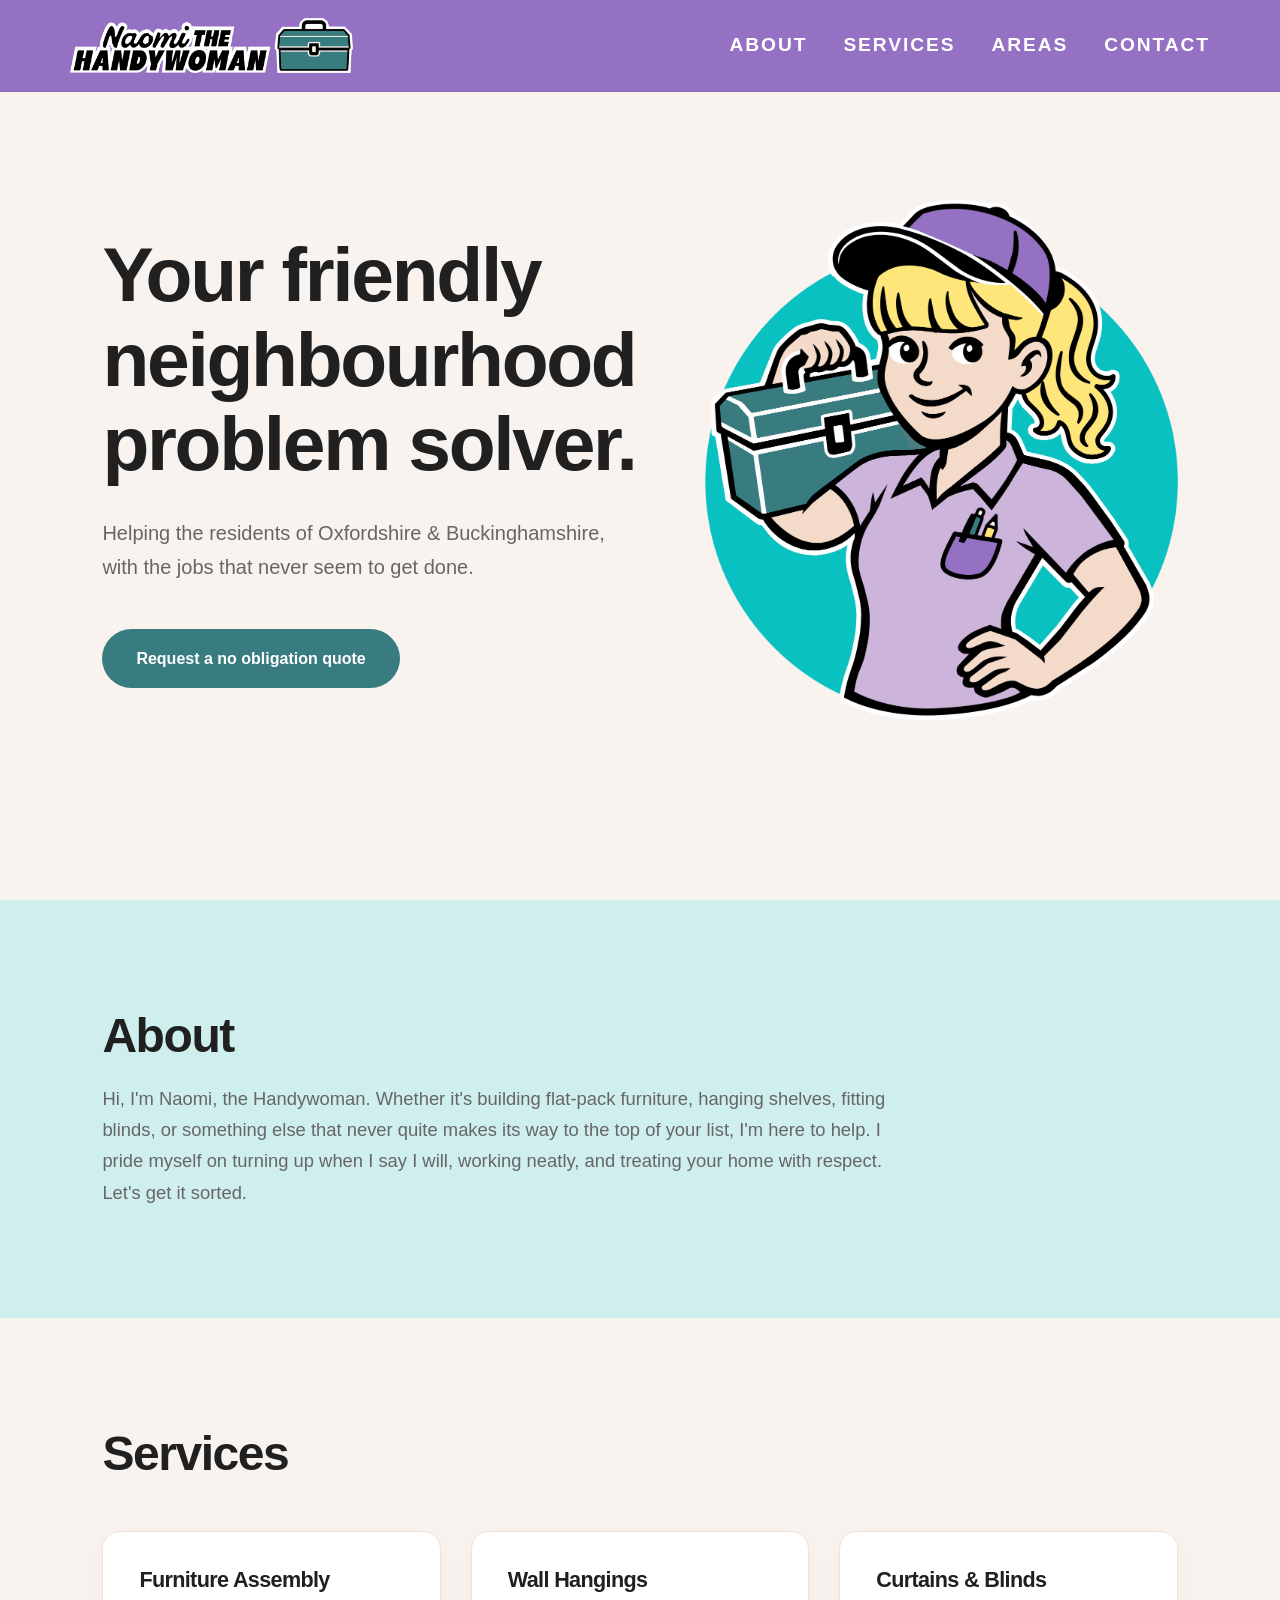
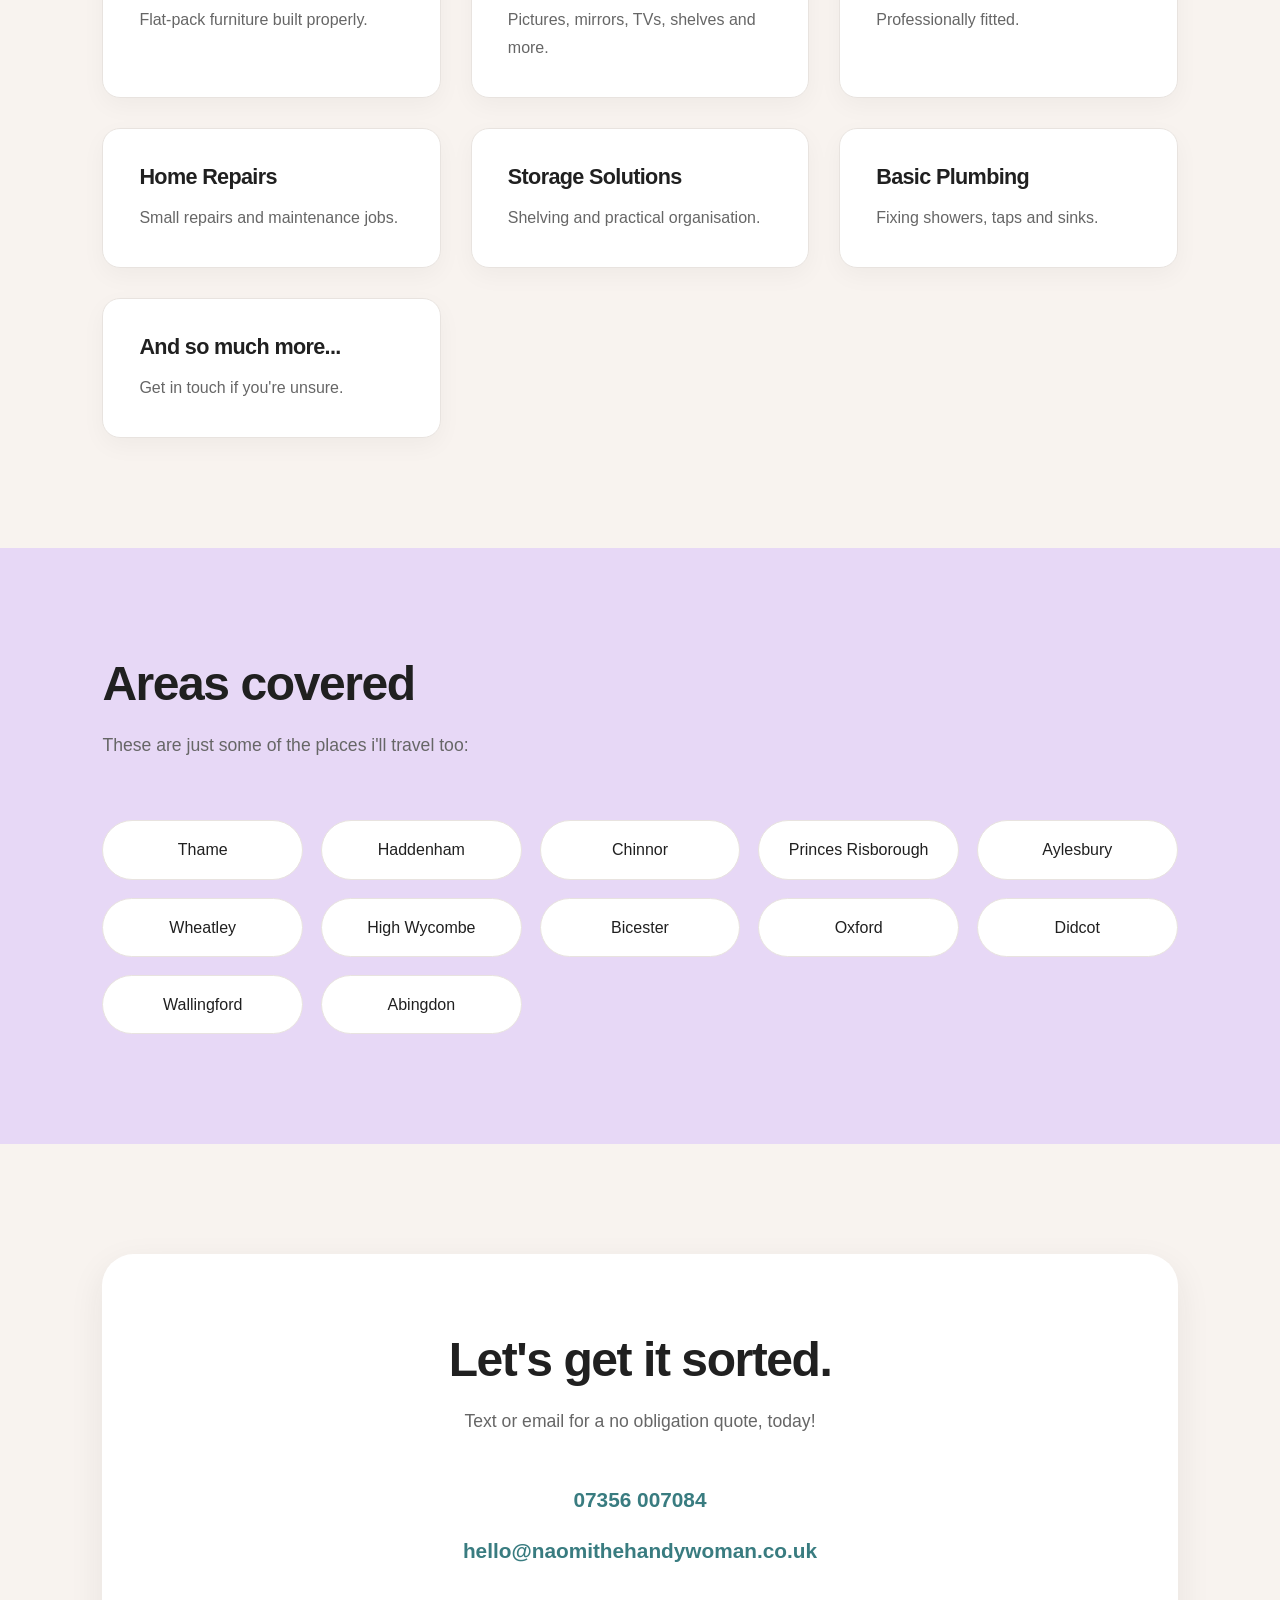
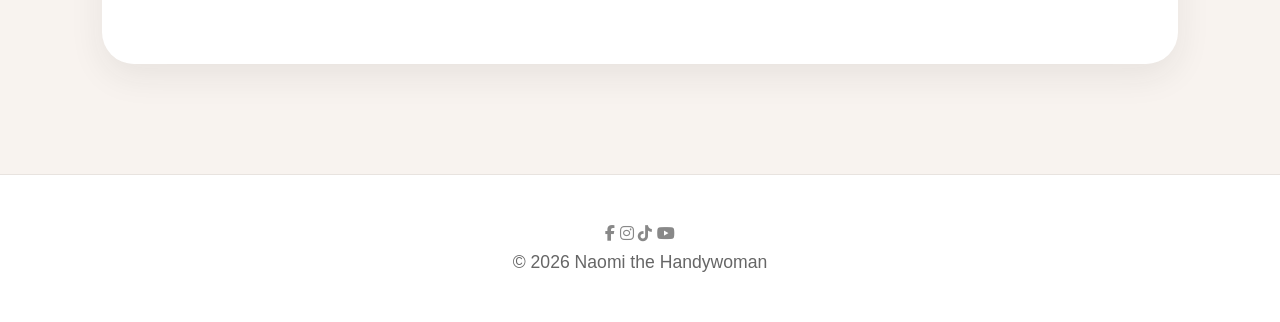
<file: index.html>
<!DOCTYPE html>
<html lang="en">
<head>
    <meta charset="UTF-8">
    <title>Naomi the Handywoman</title>
    <link rel="icon" type="image/png" href="favicon.png">
</head>

    <title>Naomi the Handywoman | Oxfordshire & Buckinghamshire</title>

    <meta name="description" content="Friendly, reliable handywoman covering Oxfordshire and Buckinghamshire. Furniture assembly, wall mounting, blinds, curtains, home repairs and storage solutions.">
    
<link rel="stylesheet"
href="https://cdnjs.cloudflare.com/ajax/libs/font-awesome/6.7.2/css/all.min.css">
    
    <link rel="stylesheet" href="styles.css">

    <script src="script.js" defer></script>
</head>

<body>

<header>

    <nav class="navbar">

     <a href="#home" class="logo">
    <img src="images/logo-text.png" alt="Naomi the Handywoman">
</a>

        <button class="hamburger" aria-label="Open Menu">
            ☰
        </button>

        <ul class="nav-links">

            <li><a href="#about">ABOUT</a></li>

            <li><a href="#services">SERVICES</a></li>

            <li><a href="#areas">AREAS</a></li>

            <li><a href="#contact">CONTACT</a></li>

        </ul>

    </nav>

</header>

<main>

<section id="home" class="hero">

<div class="hero-content">


<h1>
Your friendly neighbourhood problem solver.
</h1>

<p>

Helping the residents of Oxfordshire & Buckinghamshire, with the jobs that never seem to get done.

</p>

<div class="hero-buttons">

<a href="#contact" class="button primary">
Request a no obligation quote
</a>

</div>

</div>

<div class="hero-image">
 
    <img src="images/logo.png"
         alt="Naomi the Handywoman"
         class="hero-image-logo">

</div>

</section>



<section id="about" class="section-alt">

<div class="container">

<h2>About</h2>

<p>

Hi, I'm Naomi, the Handywoman.

Whether it's building flat-pack furniture, hanging shelves, fitting blinds, or something else that never quite makes its way to the top of your list, I'm here to help.

I pride myself on turning up when I say I will, working neatly, and treating your home with respect. Let's get it sorted.

</p>

</div>

</section>



<section id="services">

<div class="container">

<h2>Services</h2>

<div class="service-grid">

<div class="card">
<h3>Furniture Assembly</h3>
<p>Flat-pack furniture built properly.</p>
</div>

<div class="card">
<h3>Wall Hangings</h3>
<p>Pictures, mirrors, TVs, shelves and more.</p>
</div>

<div class="card">
<h3>Curtains & Blinds</h3>
<p>Professionally fitted.</p>
</div>

<div class="card">
<h3>Home Repairs</h3>
<p>Small repairs and maintenance jobs.</p>
</div>

<div class="card">
<h3>Storage Solutions</h3>
<p>Shelving and practical organisation.</p>
</div>

<div class="card">
<h3>Basic Plumbing</h3>
<p>Fixing showers, taps and sinks.</p>
</div>
    
<div class="card">
<h3>And so much more...</h3>
<p>Get in touch if you're unsure.</p>
</div>

</div>

</section>
    
<section id="areas" class="section-alt-purple">

<div class="container">

<h2>Areas covered</h2>

<p>

These are just some of the places i'll travel too:

<p class="intro">

<ul class="areas-list">

<li>Thame</li>
<li>Haddenham</li>
<li>Chinnor</li>
<li>Princes Risborough</li>
<li>Aylesbury</li>
<li>Wheatley</li>
<li>High Wycombe</li>
<li>Bicester</li>
<li>Oxford</li>
<li>Didcot</li>
<li>Wallingford</li>
<li>Abingdon</li>

</ul>

</div>

</section>



<section id="contact">

<div class="container" class="section-alt">

<h2>Let's get it sorted.</h2>

<p>

Text or email for a no obligation quote, today!

</p>

<a href="tel:07356007084" class="contact-link">

07356 007084

</a>

<a href="mailto:hello@naomithehandywoman.co.uk" class="contact-link">

hello@naomithehandywoman.co.uk

</a>

</div>

</section>

</main>

<footer>

<div class="social-icons">

<a href="https://www.facebook.com/naomithehandywoman"
target="_blank"
aria-label="Facebook">

<i class="fab fa-facebook-f"></i>

</a>

<a href="https://www.instagram.com/naomithehandywoman"
target="_blank"
aria-label="Instagram">

<i class="fab fa-instagram"></i>

</a>

<a href="https://www.tiktok.com/@naomithehandywoman"
target="_blank"
aria-label="TikTok">

<i class="fab fa-tiktok"></i>

</a>

<a href="https://www.youtube.com/@naomithehandywoman"
target="_blank"
aria-label="YouTube">

<i class="fab fa-youtube"></i>

</a>

</div>

<p>

© 2026 Naomi the Handywoman

</p>

</footer>

</body>
</html>
</file>
<file: styles.css>
/* =========================================
   Naomi the Handywoman
   Part 1 – Foundation & Hero
========================================= */

:root{

    --background:#F8F3EF;
    --surface:#FFFFFF;

    --text:#202020;
    --muted:#666666;

    --border:#E8E3DF;

    --accent:#397C80;
    --accent-dark:#2F676A;

    --primary:#397C80;
    --primary-light:#09C1C0;

    --secondary:#9471C2;
    --secondary-light:#CDB4DB;

    --radius:18px;

    --shadow:0 12px 35px rgba(32,32,32,.08);

    --transition:.3s ease;

    --max-width:1200px;

}

/* RESET */

*{
    margin:0;
    padding:0;
    box-sizing:border-box;
}

html{
    scroll-behavior:smooth;
}

body{
    font-family:-apple-system,BlinkMacSystemFont,"Segoe UI",Roboto,Helvetica,Arial,sans-serif;
background:#F8F3EF;
    color:var(--text);
    line-height:1.7;
    overflow-x:hidden;
}

/* TYPOGRAPHY */

h1,h2,h3{
    font-weight:700;
    letter-spacing:-0.03em;
    line-height:1.1;
}

h1{
    font-size:clamp(3rem,6vw,5.5rem);
}

h2{
    font-size:clamp(2rem,4vw,3rem);
    margin-bottom:30px;
}

h3{
    font-size:1.35rem;
    margin-bottom:12px;
}

p{
    color:var(--muted);
    font-size:1.1rem;
}

a{
    color:inherit;
    text-decoration:none;
}

img{
    display:block;
    width:100%;
}

section{
    padding:110px 8%;
}

.container{
    max-width:var(--max-width);
    margin:auto;
}

/* NAVIGATION */

header{
    position:fixed;
    width:100%;
    top:0;
    left:0;
    z-index:1000;
    backdrop-filter:blur(18px);
    background:#9471C2;
    border-bottom:1px solid rgba(0,0,0,.05);
}

.navbar{
    max-width:1200px;
    margin:0 auto;
    padding:18px 30px;

    display:flex;
    justify-content:space-between;
    align-items:center;
}

.logo{

    color:#202020;

    text-decoration:none;

    font-weight:700;

    -webkit-text-stroke: 1.5px #fff;

}
.nav-links{
    display:flex;
    align-items:center;
    gap:36px;
    list-style:none;
    margin:0;
    padding:0;
}

.nav-links li{
    list-style:none;
}

.nav-links a{
    position:relative;
    color:#ffffff;
    font-weight:700;
    text-decoration:none;
    font-size:1.2rem;
    text-transform:uppercase;
    letter-spacing:0.1em;
    

    transition:.3s;
}

.nav-links a::after{
    content:"";
    position:absolute;
    left:0;
    bottom:-6px;
    width:0;
    height:2px;
    background:#09C1C0;
    transition:.3s;
}

.nav-links a:hover{
    color:#202020;
}

.nav-links a:hover::after{
    width:100%;
}

.hamburger{
    display:none;
    border:none;
    background:none;
    font-size:2rem;
    cursor:pointer;
}

/* HERO */

.hero{
    min-height:100vh;
    display:grid;
    grid-template-columns:1.1fr 1fr;
    align-items:center;
    gap:70px;
    padding-top:130px;
    
    /* Dynamically match the 1200px max-width and 8% padding of the lower sections */
    padding-left: max(8%, calc((100% - var(--max-width)) / 2));
    padding-right: max(8%, calc((100% - var(--max-width)) / 2));
}

.hero p{
    max-width:580px;
    margin:30px 0 45px;
    font-size:1.25rem;
}

.hero-buttons{
    display:flex;
    gap:18px;
    flex-wrap:wrap;
}

.button{
    display:inline-block;
    padding:16px 34px;
    border-radius:999px;
    transition:var(--transition);
    font-weight:600;
}

.primary{
    background:var(--accent);
    color:white;
}

.primary:hover{
    background:var(--accent-dark);
    transform:translateY(-3px);
}

.secondary{
    border:1px solid var(--border);
    background:white;
}

.secondary:hover{
    transform:translateY(-3px);
    box-shadow:var(--shadow);
}

   .hero-image{
    display:flex;
    justify-content:center;
    align-items:center;
}
.hero-image-logo{
    width:100%;
    max-width:520px;
    height:auto;
    object-fit:contain;
    display:block;
}

.hero-image::before{
    position:absolute;
    inset:0;
    display:flex;
    align-items:center;
    justify-content:center;
    color:#888;
    letter-spacing:.2em;
    font-size:.9rem;
}

/* SECTION HEADINGS */

section h2{
    margin-bottom:20px;
}

.intro{
    max-width:700px;
    margin-bottom:60px;
}
/* =========================================
   Part 2 – Content Sections
========================================= */


/* ---------- ABOUT ---------- */

#about p{
    max-width:800px;
    font-size:1.15rem;
}


/* ---------- SERVICES ---------- */

.service-grid{

    display:grid;
    grid-template-columns:repeat(auto-fit,minmax(260px,1fr));
    gap:30px;
    margin-top:50px;

}

.card{

    background:var(--surface);
    padding:36px;
    border-radius:var(--radius);
    border:1px solid var(--border);

    transition:var(--transition);

    box-shadow:0 8px 25px rgba(0,0,0,.04);

}

.card:hover{

    transform:translateY(-10px);

    box-shadow:var(--shadow);

}

.card h3{

    margin-bottom:15px;

}

.card p{

    font-size:1rem;

}


/* ---------- MY WORK ---------- */

.gallery{

    display:grid;

    grid-template-columns:repeat(auto-fit,minmax(300px,1fr));

    gap:32px;

    margin-top:55px;

}

.gallery-item{

    background:white;

    border-radius:24px;

    overflow:hidden;

    border:1px solid var(--border);

    transition:var(--transition);

}

.gallery-item:hover{

    transform:translateY(-8px);

    box-shadow:var(--shadow);

}

.placeholder{

    aspect-ratio:4/3;

    background:linear-gradient(
        135deg,
        #efefef,
        #d8d8d8
    );

    display:flex;

    align-items:center;

    justify-content:center;

    color:#888;

    letter-spacing:.15em;

    font-size:.8rem;

}

.placeholder::before{

    content:"PHOTO";

}

.gallery-item h3{

    padding:24px;

}


/* ---------- AREAS ---------- */

.areas-list{

    display:grid;

    grid-template-columns:repeat(auto-fit,minmax(180px,1fr));

    gap:18px;

    margin-top:45px;

    list-style:none;

}

.areas-list li{

    background:white;

    border:1px solid var(--border);

    border-radius:999px;

    padding:15px 24px;

    text-align:center;

    transition:var(--transition);

}

.areas-list li:hover{

    background:var(--accent);

    color:white;

    transform:translateY(-3px);

}


/* ---------- CONTACT ---------- */

#contact{

    text-align:center;

}

#contact h2{

    margin-bottom:20px;

}

#contact p{

    margin-bottom:45px;

}

.contact-link{

    display:block;

    font-size:1.3rem;

    font-weight:600;

    margin:16px auto;

    color:var(--accent);

    transition:var(--transition);

}

.contact-link:hover{

    color:var(--accent-dark);

    transform:scale(1.03);

}

#contact .container{

    background:white;

    padding:80px;

    border-radius:32px;

    box-shadow:var(--shadow);

}


/* ---------- FOOTER ---------- */

footer{

    padding:45px 20px;

    text-align:center;

    color:#888;

    border-top:1px solid var(--border);

    background:white;

}
/* =========================================
   Part 3 – Mobile, Animations & Polish
========================================= */

/* ---------- ANIMATIONS ---------- */

@keyframes fadeUp {

    from{
        opacity:0;
        transform:translateY(40px);
    }

    to{
        opacity:1;
        transform:translateY(0);
    }

}

.hero-content{

    animation:fadeUp .8s ease forwards;

}

.hero-image{

    animation:fadeUp 1s ease .2s forwards;

}

.card,
.gallery-item,
#about,
#areas,
#contact{

    animation:fadeUp .8s ease;

}


/* Floating hero image */

@keyframes float{

    0%{
        transform:translateY(0px);
    }

    50%{
        transform:translateY(-10px);
    }

    100%{
        transform:translateY(0px);
    }

}

.hero-image{

    animation:
        fadeUp 1s ease,
        float 8s ease-in-out infinite;

}


/* ---------- BUTTONS ---------- */

.button:active{

    transform:scale(.97);

}


/* ---------- GALLERY ---------- */

.gallery-item{

    cursor:pointer;

}

.gallery-item:hover .placeholder{

    transform:scale(1.05);

}

.placeholder{

    transition:.6s ease;

}


/* ---------- SCROLL OFFSET ---------- */

section{

    scroll-margin-top:100px;

}


/* ---------- MOBILE ---------- */

@media (max-width:900px){

.hero{

    grid-template-columns:1fr;
    text-align:center;
    gap:50px;

}

.hero p{

    margin-left:auto;
    margin-right:auto;

}

.hero-buttons{

    justify-content:center;

}

.hero-image{

    min-height:420px;

}

}


/* ---------- HAMBURGER ---------- */

@media (max-width:820px){

.hamburger{

    display:block;
    z-index:1001;

}

.nav-links{
.nav-links a{
    color:#ffffff;
    text-decoration:none;
    font-weight:700;
    transition:.3s;
}

}

.nav-links.active{

    right:0;

}

}


/* ---------- SMALL PHONES ---------- */

@media (max-width:600px){

section{

    padding:80px 7%;

}

.navbar{

    padding:18px;

}

.logo{

    font-size:1rem;

}

h1{

    font-size:2.8rem;

}

h2{

    font-size:2rem;

}

.hero p{

    font-size:1.05rem;

}

.button{

    width:100%;
    text-align:center;

}

#contact .container{

    padding:50px 30px;

}

.gallery{

    grid-template-columns:1fr;

}

.service-grid{

    grid-template-columns:1fr;

}

.areas-list{

    grid-template-columns:1fr 1fr;

}

}


/* ---------- DESKTOP POLISH ---------- */

@media (min-width:901px){

.card:hover{

    rotate:-1deg;

}

.gallery-item:nth-child(even):hover{

    transform:translateY(-10px) rotate(.6deg);

}

.gallery-item:nth-child(odd):hover{

    transform:translateY(-10px) rotate(-.6deg);

}

}


/* ---------- SELECTION ---------- */

::selection{

    background:var(--accent);
    color:white;

}


/* ---------- SCROLLBAR ---------- */

::-webkit-scrollbar{

    width:10px;

}

::-webkit-scrollbar-track{

    background:#efefef;

}

::-webkit-scrollbar-thumb{

    background:#bdbdbd;
    border-radius:999px;

}

::-webkit-scrollbar-thumb:hover{

    background:#999;

}
/* Alternate section backgrounds */

.section-alt{
    background:#CFEEEE;
}

.section-alt-purple{
    background:#E7D8F6;
}


.logo img{

    height:55px;

    width:auto;

    display:block;

}


.hero-logo{

    width:220px;

    height:auto;

    display:block;

    margin:0 auto 30px;

}
</file>
